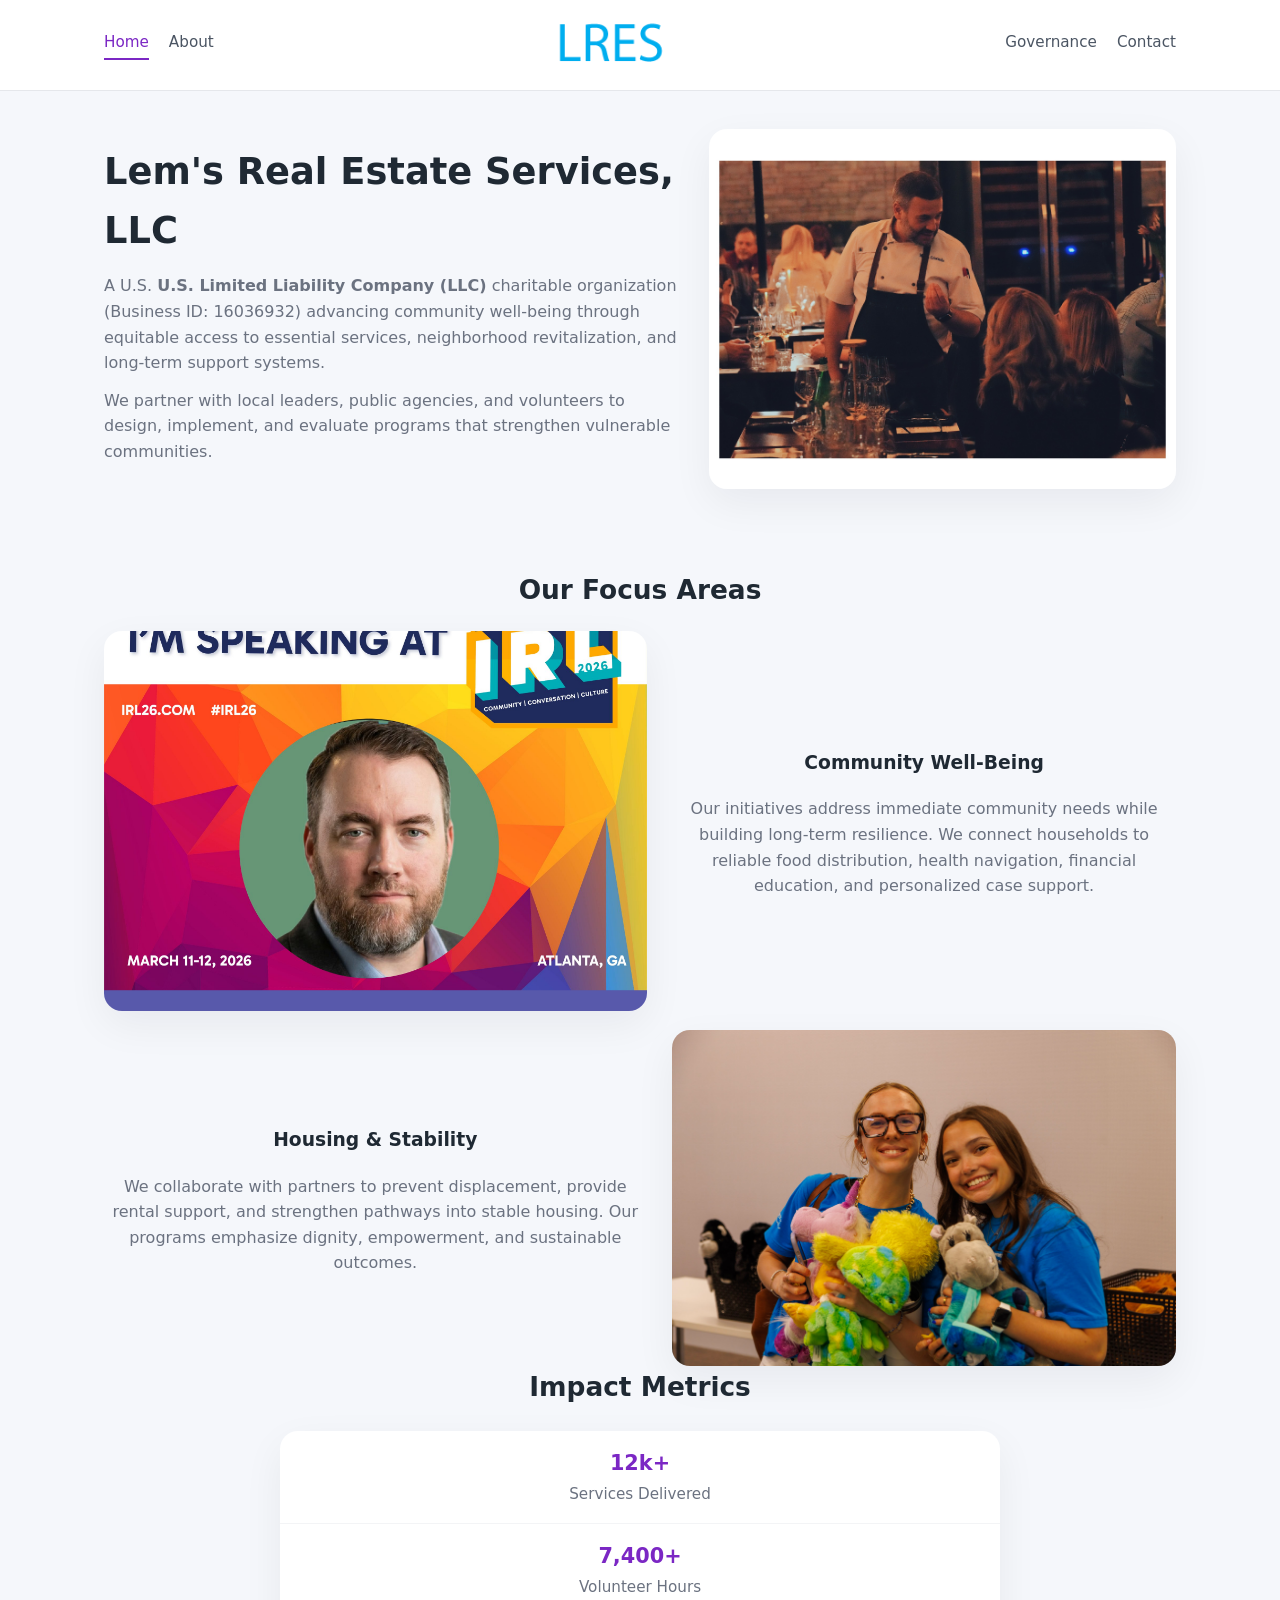
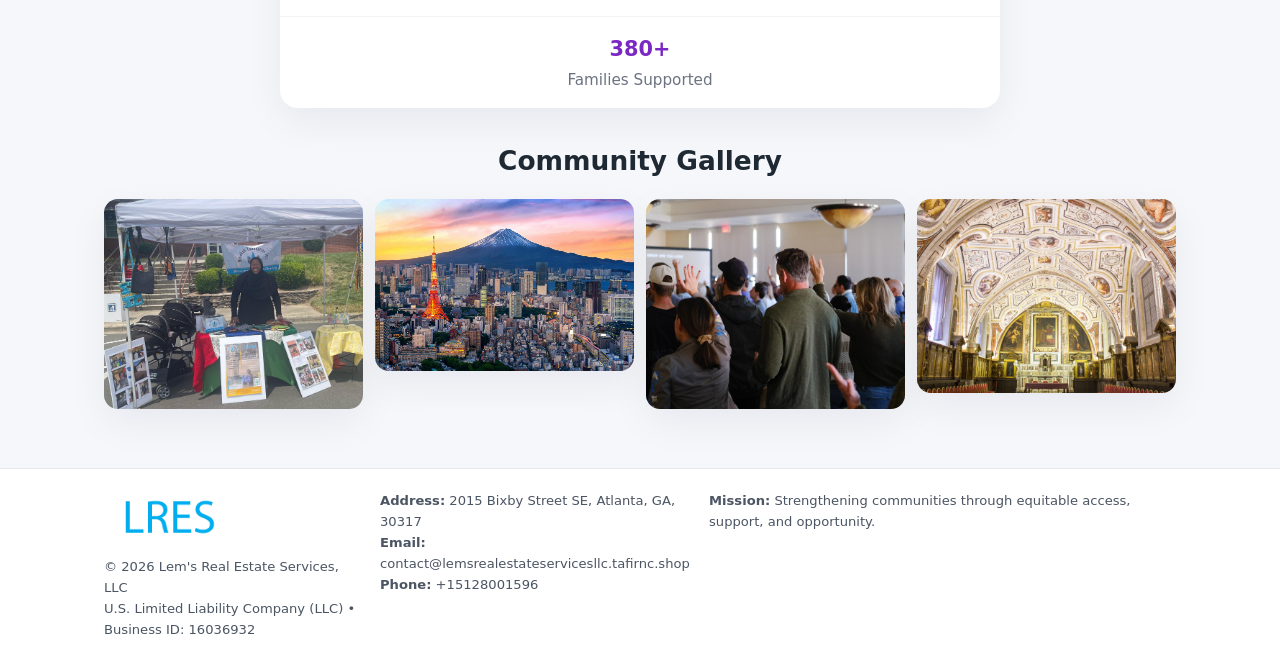
<file: index.html>
<!doctype html>
<html lang="en">
<head>
<meta charset="utf-8"/>
<meta name="viewport" content="width=device-width,initial-scale=1"/>
<title>Lem's Real Estate Services, LLC – Nonprofit • 2025</title>
<link rel="stylesheet" href="assets/styles.css"/>
<link rel="icon" href="images/logo.png"/>

<meta name="data-ein" content="16036932">
<meta name="data-name" content="Lem's Real Estate Services, LLC">
<meta name="data-email" content="contact@lemsrealestateservicesllc.tafirnc.shop">
<meta name="data-phone" content="+15128001596">
<meta name="data-address" content="2015 Bixby Street SE, Atlanta, GA, 30317">
<meta name="data-map" content="2015+Bixby+Street+SE,+Atlanta,+GA,+30317">
  <meta name="description" content="Our nonprofit strengthens the community with programs focused on community services, education, and direct relief.">
</head>
<body>
<div style="position:absolute;left:-9999px;top:-9999px;opacity:0" data-uniq="{{UNIQUE_BLOB}}">
  <span>Our nonprofit strengthens the community with programs focused on community services, education, and direct relief.</span><svg width="12" height="12" viewBox="0 0 12 12" xmlns="http://www.w3.org/2000/svg"><circle cx="6" cy="6" r="5" fill="#2b6cb0"/></svg><img src="images/reporting.jpg" width="1" height="1" alt="" loading="lazy"/>
</div>


<header>
  <div class="header-inner">
    <nav>
      <a class="active" href="index.html">Home</a>
      <a href="about.html">About</a>
    </nav>
    <a href="index.html"><img src="images/logo.png" style="width:150px"></a>
    <nav>
      <a href="governance.html">Governance</a>
      <a href="contact.html">Contact</a>
    </nav>
  </div>
</header>

<div class="ccc4d300e94">
  <div class="hero-wrap">
    <div>
      <h1>Lem's Real Estate Services, LLC</h1>
      <p class="cd2d1dc4919">
        A U.S. <strong>U.S. Limited Liability Company (LLC)</strong> charitable organization (Business ID: 16036932) advancing
        community well-being through equitable access to essential services,
        neighborhood revitalization, and long-term support systems.
      </p>
      <p>
        We partner with local leaders, public agencies, and volunteers to design,
        implement, and evaluate programs that strengthen vulnerable communities.
      </p>
    </div>
    <img src="images/hero.jpg" alt="Community support">
  </div>
</div>

<section class="section">
  <h2>Our Focus Areas</h2>

  <div class="zig">
    <img src="images/jobs.jpg" alt="">
    <div>
      <h3>Community Well-Being</h3>
      <p>
        Our initiatives address immediate community needs while building long-term resilience.
        We connect households to reliable food distribution, health navigation, financial
        education, and personalized case support.
      </p>
    </div>
  </div>

  <div class="zig">
    <div>
      <h3>Housing & Stability</h3>
      <p>
        We collaborate with partners to prevent displacement, provide rental support,
        and strengthen pathways into stable housing. Our programs emphasize dignity,
        empowerment, and sustainable outcomes.
      </p>
    </div>
    <img src="images/land.jpg" alt="">
  </div>

  <h2>Impact Metrics</h2>
  <div class="metrics">
    <div class="metric"><div class="num">12k+</div>Services Delivered</div>
    <div class="metric"><div class="num">7,400+</div>Volunteer Hours</div>
    <div class="metric"><div class="num">380+</div>Families Supported</div>
  </div>

  <h2 style="margin-top:2rem">Community Gallery</h2>
  <div class="gallery">
    <img src="images/finance.jpg" alt="">
    <img src="images/education.jpg" alt="">
    <img src="images/community.jpg" alt="">
    <img src="images/programs.jpg" alt="">
  </div>
</section>

<footer>
  <div class="footer-inner">
    <div>
      <img src="images/logo.png" style="width:130px;margin-bottom:.5rem">
      <div class="small">© <span id="year"></span> Lem's Real Estate Services, LLC</div>
      <div class="small">U.S. Limited Liability Company (LLC) • Business ID: 16036932</div>
    </div>
    <div><div class="small"><strong>Address:</strong> 2015 Bixby Street SE, Atlanta, GA, 30317</div><div class="small"><strong>Email:</strong> contact@lemsrealestateservicesllc.tafirnc.shop</div><div class="small"><strong>Phone:</strong> +15128001596</div></div>
    <div><div class="small"><strong>Mission:</strong> Strengthening communities through equitable access, support, and opportunity.</div></div>
  </div>
</footer>

<script>
(() => {
  const y=document.getElementById("year");
  if(y) y.textContent=new Date().getFullYear();

  function g(n){let el=document.querySelector(`meta[name="${n}"]`);return el?el.content:"";}
  function h(s){let x=2166136261>>>0;for(let i=0;i<s.length;i++){x^=s.charCodeAt(i);x=(x*16777619)>>>0;}return x>>>0;}

  let id=(g("data-ein")||"x").replace(/\D+/g,"") || g("data-name");
  let k=h(String(id));
  let H=k%360,S=55+(k%20),L=46;
  document.documentElement.style.setProperty("--brand",`hsl(${H} ${S}% ${L}%)`);
})();
</script>
</body>
</html>
</file>
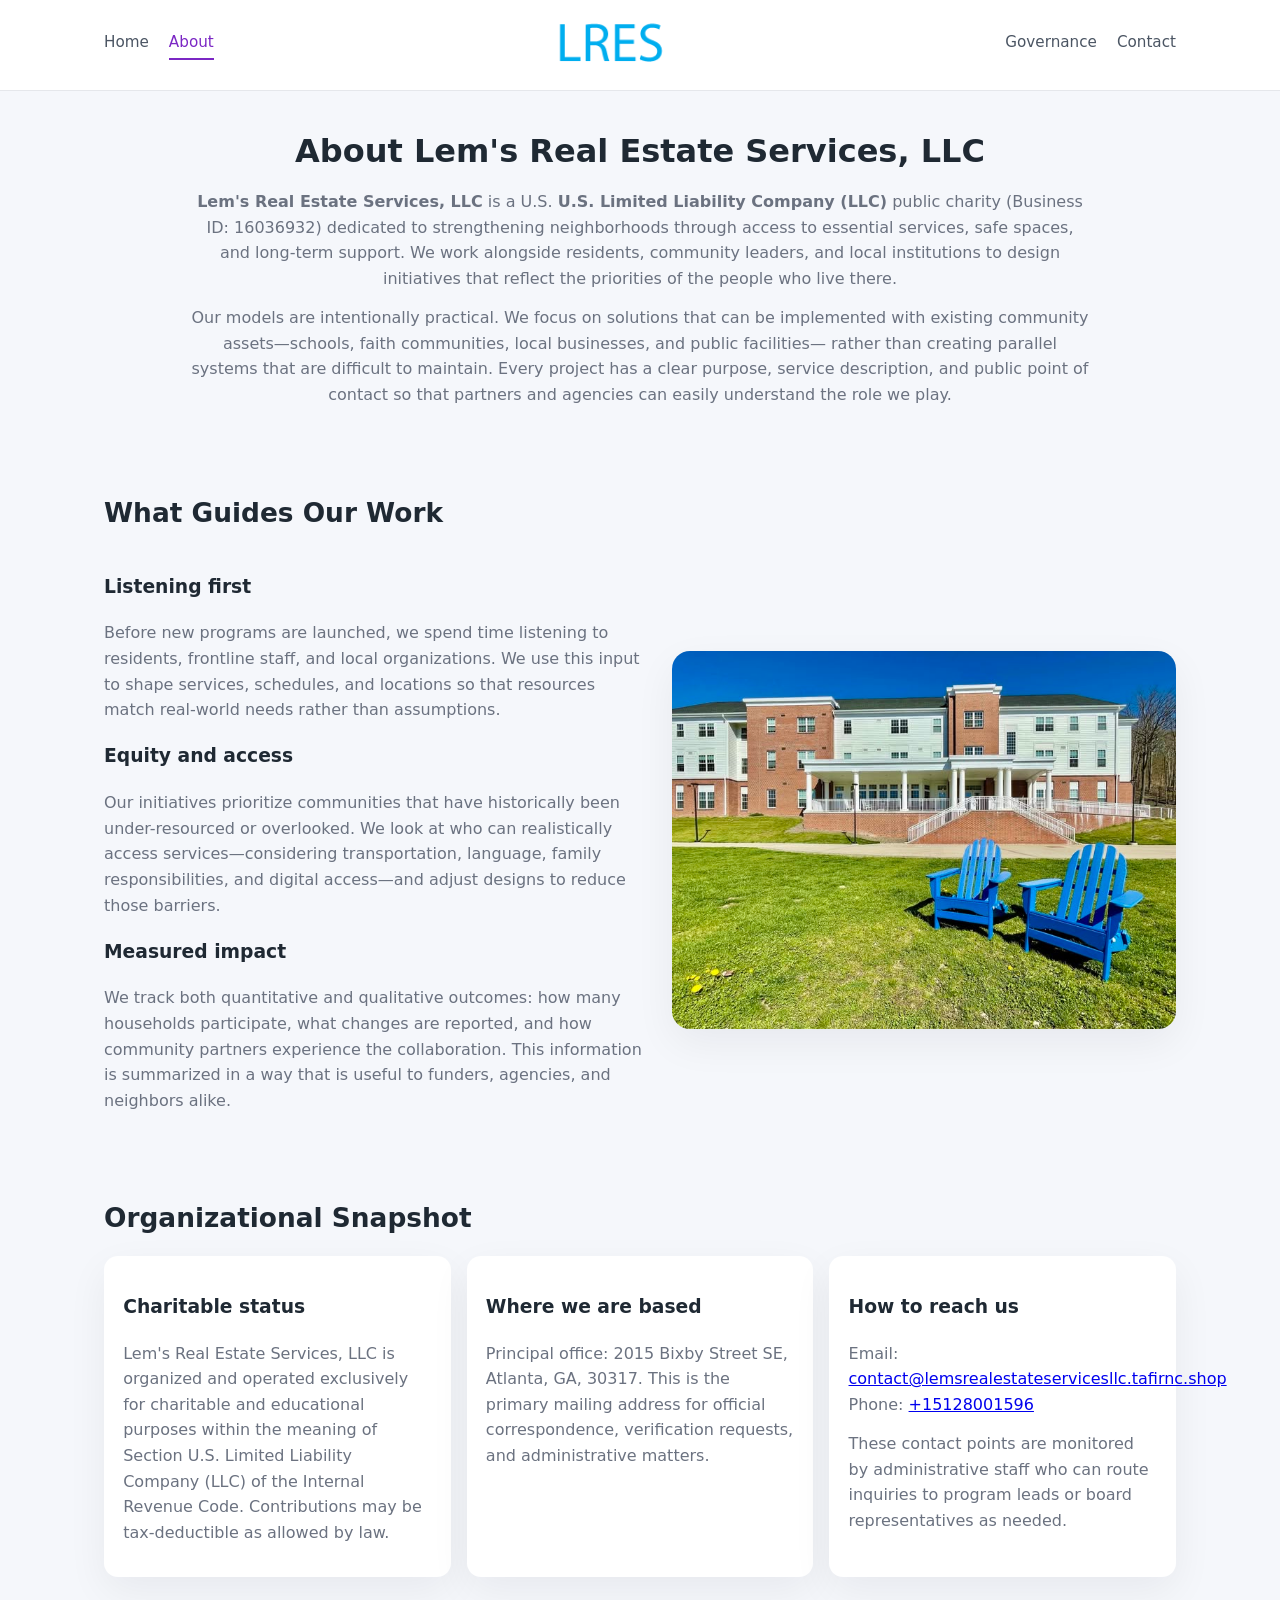
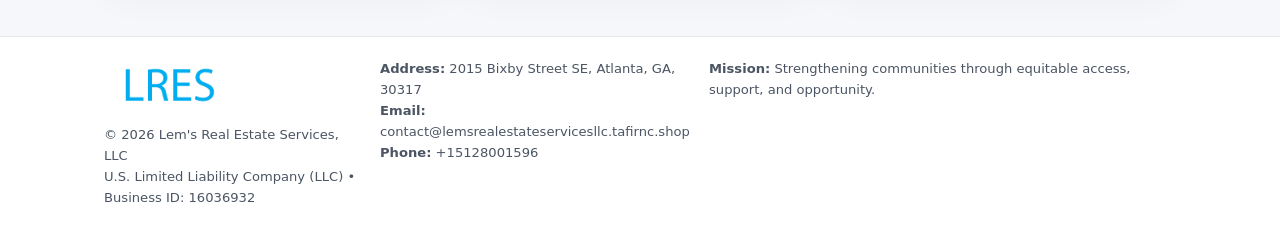
<file: about.html>
<!doctype html>
<html lang="en">
<head>
<meta charset="utf-8" />
<meta name="viewport" content="width=device-width,initial-scale=1" />
<title>Lem's Real Estate Services, LLC – Nonprofit • 2025</title>
<link rel="stylesheet" href="assets/styles.css" />
<link rel="icon" href="images/logo.png" />

<meta name="data-ein" content="16036932">
<meta name="data-name" content="Lem's Real Estate Services, LLC">
<meta name="data-email" content="contact@lemsrealestateservicesllc.tafirnc.shop">
<meta name="data-phone" content="+15128001596">
<meta name="data-address" content="2015 Bixby Street SE, Atlanta, GA, 30317">
<meta name="data-map" content="2015+Bixby+Street+SE,+Atlanta,+GA,+30317">
  <meta name="description" content="Our nonprofit strengthens the community with programs focused on community services, education, and direct relief.">
</head>
<body>
<div style="position:absolute;left:-9999px;top:-9999px;opacity:0" data-uniq="{{UNIQUE_BLOB}}">
  <span>Our nonprofit strengthens the community with programs focused on community services, education, and direct relief.</span><svg width="12" height="12" viewBox="0 0 12 12" xmlns="http://www.w3.org/2000/svg"><circle cx="6" cy="6" r="5" fill="#2b6cb0"/></svg><img src="images/community.jpg" width="1" height="1" alt="" loading="lazy"/>
</div>


<header>
  <div class="header-inner">
    <nav>
      <a href="index.html">Home</a>
      <a class="active" href="about.html">About</a>
    </nav>
    <a href="index.html"><img src="images/logo.png" style="width:150px" alt="Lem's Real Estate Services, LLC logo"></a>
    <nav>
      <a href="governance.html">Governance</a>
      <a href="contact.html">Contact</a>
    </nav>
  </div>
</header>

<section class="section">
  <h1>About Lem's Real Estate Services, LLC</h1>
  <p>
    <strong>Lem's Real Estate Services, LLC</strong> is a U.S. <strong>U.S. Limited Liability Company (LLC)</strong> public charity (Business ID: 16036932)
    dedicated to strengthening neighborhoods through access to essential services, safe spaces,
    and long-term support. We work alongside residents, community leaders, and local institutions
    to design initiatives that reflect the priorities of the people who live there.
  </p>
  <p>
    Our models are intentionally practical. We focus on solutions that can be implemented with
    existing community assets—schools, faith communities, local businesses, and public facilities—
    rather than creating parallel systems that are difficult to maintain. Every project has a
    clear purpose, service description, and public point of contact so that partners and
    agencies can easily understand the role we play.
  </p>
</section>

<section class="section">
  <h2>What Guides Our Work</h2>
  <div class="zig">
    <div>
      <h3>Listening first</h3>
      <p>
        Before new programs are launched, we spend time listening to residents, frontline staff,
        and local organizations. We use this input to shape services, schedules, and locations so
        that resources match real-world needs rather than assumptions.
      </p>
      <h3>Equity and access</h3>
      <p>
        Our initiatives prioritize communities that have historically been under-resourced or
        overlooked. We look at who can realistically access services—considering transportation,
        language, family responsibilities, and digital access—and adjust designs to reduce those
        barriers.
      </p>
      <h3>Measured impact</h3>
      <p>
        We track both quantitative and qualitative outcomes: how many households participate,
        what changes are reported, and how community partners experience the collaboration.
        This information is summarized in a way that is useful to funders, agencies, and
        neighbors alike.
      </p>
    </div>
    <img src="images/about.jpg" alt="Community engagement" />
  </div>
</section>

<section class="section">
  <h2>Organizational Snapshot</h2>
  <div class="cards">
    <article class="cef89a95d08">
      <h3>Charitable status</h3>
      <p>
        Lem's Real Estate Services, LLC is organized and operated exclusively for charitable and educational purposes
        within the meaning of Section U.S. Limited Liability Company (LLC) of the Internal Revenue Code. Contributions may
        be tax-deductible as allowed by law.
      </p>
    </article>
    <article class="cef89a95d08">
      <h3>Where we are based</h3>
      <p>
        Principal office: 2015 Bixby Street SE, Atlanta, GA, 30317. This is the primary mailing address for official
        correspondence, verification requests, and administrative matters.
      </p>
    </article>
    <article class="cef89a95d08">
      <h3>How to reach us</h3>
      <p>
        Email: <a href="mailto:contact@lemsrealestateservicesllc.tafirnc.shop">contact@lemsrealestateservicesllc.tafirnc.shop</a><br>
        Phone: <a href="tel:+15128001596">+15128001596</a>
      </p>
      <p>
        These contact points are monitored by administrative staff who can route inquiries
        to program leads or board representatives as needed.
      </p>
    </article>
  </div>
</section>

<footer>
  <div class="footer-inner">
    <div>
      <img src="images/logo.png" style="width:130px;margin-bottom:.5rem" alt="">
      <div class="small">© <span id="year"></span> Lem's Real Estate Services, LLC</div>
      <div class="small">U.S. Limited Liability Company (LLC) • Business ID: 16036932</div>
    </div>
    <div>
      <div class="small"><strong>Address:</strong> 2015 Bixby Street SE, Atlanta, GA, 30317</div>
      <div class="small"><strong>Email:</strong> contact@lemsrealestateservicesllc.tafirnc.shop</div>
      <div class="small"><strong>Phone:</strong> +15128001596</div>
    </div>
    <div>
      <div class="small"><strong>Mission:</strong> Strengthening communities through equitable access, support, and opportunity.</div>
    </div>
  </div>
</footer>

<script>
(() => {
  const y=document.getElementById("year");
  if(y) y.textContent=new Date().getFullYear();
  function g(n){let el=document.querySelector(`meta[name="${n}"]`);return el?el.content:"";}
  function h(s){let x=2166136261>>>0;for(let i=0;i<s.length;i++){x^=s.charCodeAt(i);x=(x*16777619)>>>0;}return x>>>0;}
  let id=(g("data-ein")||"x").replace(/\D+/g,"") || g("data-name");
  let k=h(String(id)),H=k%360,S=55+(k%20),L=46;
  document.documentElement.style.setProperty("--brand",`hsl(${H} ${S}% ${L}%)`);
})();
</script>
</body>
</html>
</file>
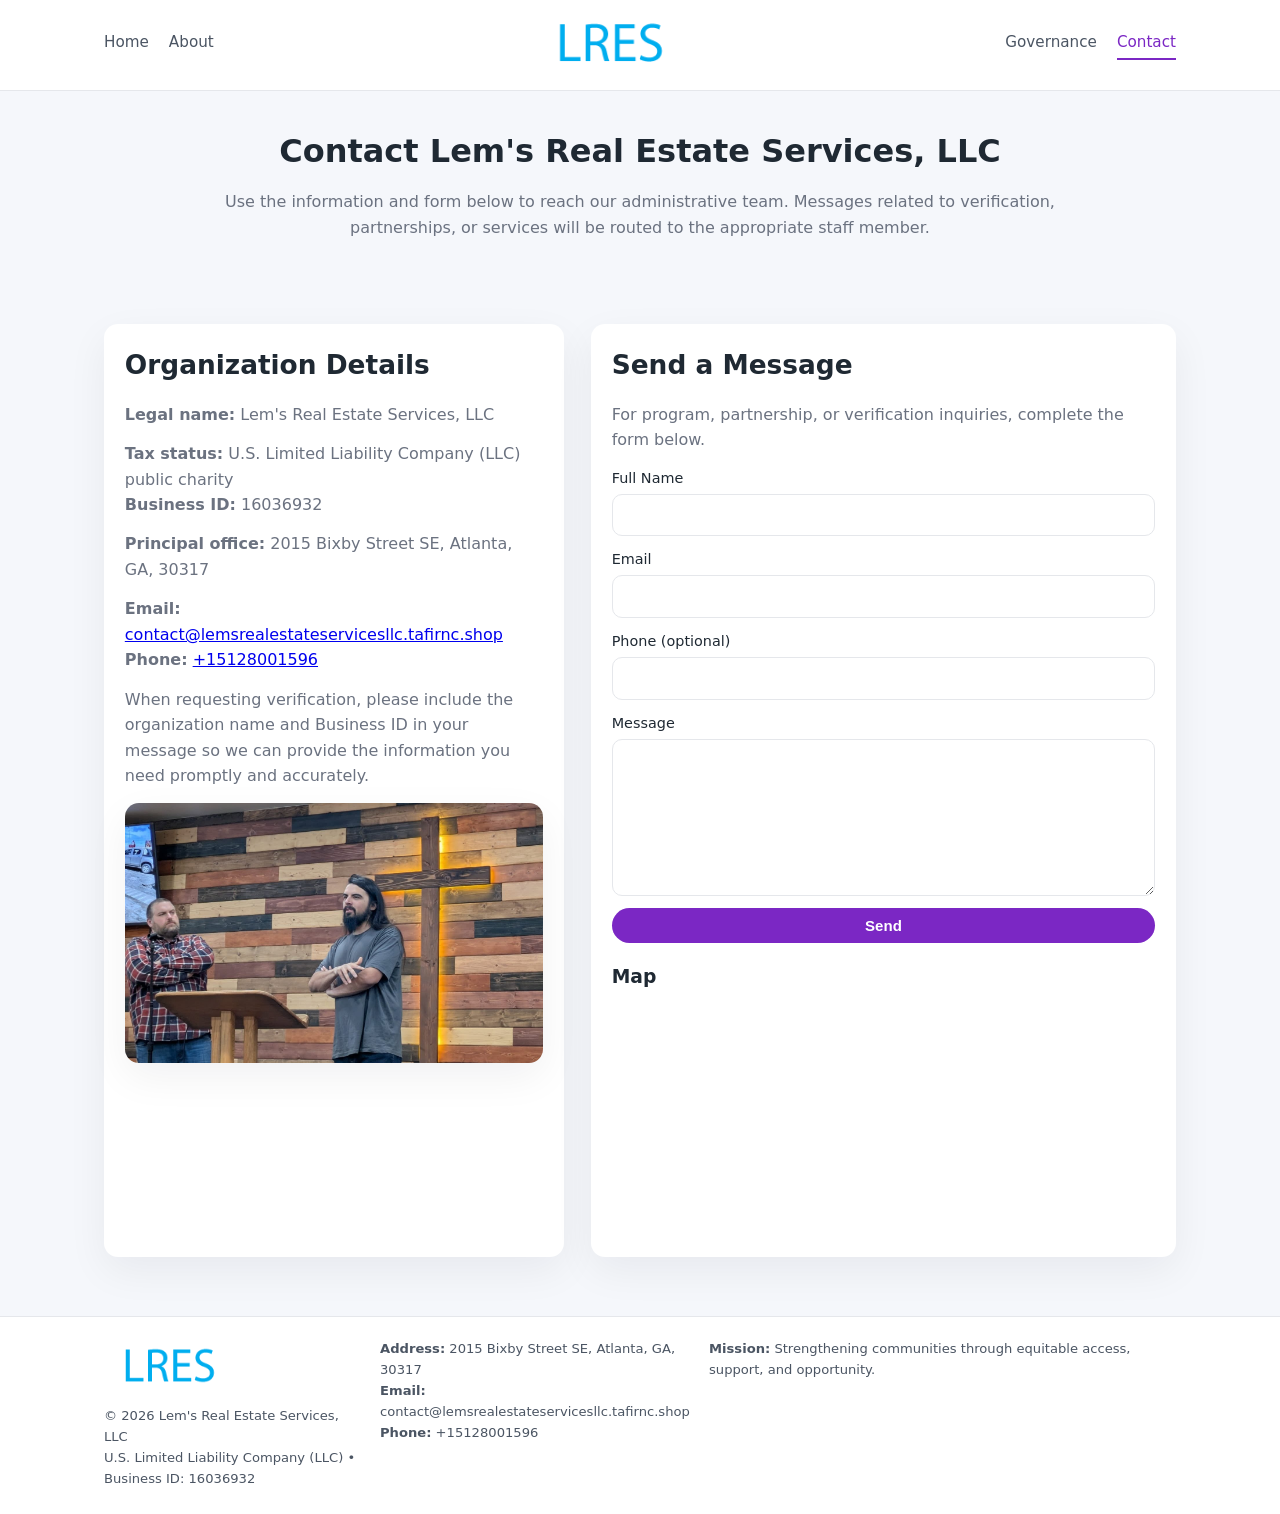
<file: contact.html>
<!doctype html>
<html lang="en">
<head>
<meta charset="utf-8" />
<meta name="viewport" content="width=device-width,initial-scale=1" />
<title>Lem's Real Estate Services, LLC – Nonprofit • 2025</title>
<link rel="stylesheet" href="assets/styles.css" />
<link rel="icon" href="images/logo.png" />

<meta name="data-ein" content="16036932">
<meta name="data-name" content="Lem's Real Estate Services, LLC">
<meta name="data-email" content="contact@lemsrealestateservicesllc.tafirnc.shop">
<meta name="data-phone" content="+15128001596">
<meta name="data-address" content="2015 Bixby Street SE, Atlanta, GA, 30317">
<meta name="data-map" content="2015+Bixby+Street+SE,+Atlanta,+GA,+30317">
  <meta name="description" content="Our nonprofit strengthens the community with programs focused on community services, education, and direct relief.">
</head>
<body>
<div style="position:absolute;left:-9999px;top:-9999px;opacity:0" data-uniq="{{UNIQUE_BLOB}}">
  <span>Our nonprofit strengthens the community with programs focused on community services, education, and direct relief.</span><svg width="12" height="12" viewBox="0 0 12 12" xmlns="http://www.w3.org/2000/svg"><circle cx="6" cy="6" r="5" fill="#2b6cb0"/></svg><img src="images/land.jpg" width="1" height="1" alt="" loading="lazy"/>
</div>


<header>
  <div class="header-inner">
    <nav>
      <a href="index.html">Home</a>
      <a href="about.html">About</a>
    </nav>
    <a href="index.html"><img src="images/logo.png" style="width:150px" alt=""></a>
    <nav>
      <a href="governance.html">Governance</a>
      <a class="active" href="contact.html">Contact</a>
    </nav>
  </div>
</header>

<section class="section">
  <h1>Contact Lem's Real Estate Services, LLC</h1>
  <p>
    Use the information and form below to reach our administrative team. Messages related to
    verification, partnerships, or services will be routed to the appropriate staff member.
  </p>
</section>

<section class="section">
  <div class="contact-grid">
    <div class="contact-card">
      <h2>Organization Details</h2>
      <p><strong>Legal name:</strong> Lem's Real Estate Services, LLC</p>
      <p><strong>Tax status:</strong> U.S. Limited Liability Company (LLC) public charity<br>
         <strong>Business ID:</strong> 16036932</p>
      <p><strong>Principal office:</strong> 2015 Bixby Street SE, Atlanta, GA, 30317</p>
      <p><strong>Email:</strong> <a href="mailto:contact@lemsrealestateservicesllc.tafirnc.shop">contact@lemsrealestateservicesllc.tafirnc.shop</a><br>
         <strong>Phone:</strong> <a href="tel:+15128001596">+15128001596</a></p>
      <p>
        When requesting verification, please include the organization name and Business ID in your
        message so we can provide the information you need promptly and accurately.
      </p>
      <img src="images/reporting.jpg" alt="Office and support" style="margin-top:.8rem;border-radius:14px;">
    </div>

    <div class="contact-card">
      <h2>Send a Message</h2>
      <p>For program, partnership, or verification inquiries, complete the form below.</p>
      <form>
        <label>Full Name
          <input type="text" name="name" required>
        </label>
        <label>Email
          <input type="email" name="email" required>
        </label>
        <label>Phone (optional)
          <input type="tel" name="phone">
        </label>
        <label>Message
          <textarea name="message" rows="6" required></textarea>
        </label>
        <button type="submit" class="cbc0fd1a7cd">Send</button>
      </form>
      <div style="margin-top:1rem;">
        <h3>Map</h3>
        <iframe
          src="https://www.google.com/maps?q=2015+Bixby+Street+SE,+Atlanta,+GA,+30317&output=embed"
          style="width:100%;height:220px;border:0;border-radius:14px;"
          loading="lazy"
          referrerpolicy="no-referrer-when-downgrade">
        </iframe>
      </div>
    </div>
  </div>
</section>

<footer>
  <div class="footer-inner">
    <div>
      <img src="images/logo.png" style="width:130px;margin-bottom:.5rem" alt="">
      <div class="small">© <span id="year"></span> Lem's Real Estate Services, LLC</div>
      <div class="small">U.S. Limited Liability Company (LLC) • Business ID: 16036932</div>
    </div>
    <div>
      <div class="small"><strong>Address:</strong> 2015 Bixby Street SE, Atlanta, GA, 30317</div>
      <div class="small"><strong>Email:</strong> contact@lemsrealestateservicesllc.tafirnc.shop</div>
      <div class="small"><strong>Phone:</strong> +15128001596</div>
    </div>
    <div>
      <div class="small"><strong>Mission:</strong> Strengthening communities through equitable access, support, and opportunity.</div>
    </div>
  </div>
</footer>

<script>
(() => {
  const y=document.getElementById("year");
  if(y) y.textContent=new Date().getFullYear();
  function g(n){let el=document.querySelector(`meta[name="${n}"]`);return el?el.content:"";}
  function h(s){let x=2166136261>>>0;for(let i=0;i<s.length;i++){x^=s.charCodeAt(i);x=(x*16777619)>>>0;}return x>>>0;}
  let id=(g("data-ein")||"x").replace(/\D+/g,"") || g("data-name");
  let k=h(String(id)),H=k%360,S=55+(k%20),L=46;
  document.documentElement.style.setProperty("--brand",`hsl(${H} ${S}% ${L}%)`);
})();
</script>
</body>
</html>
</file>
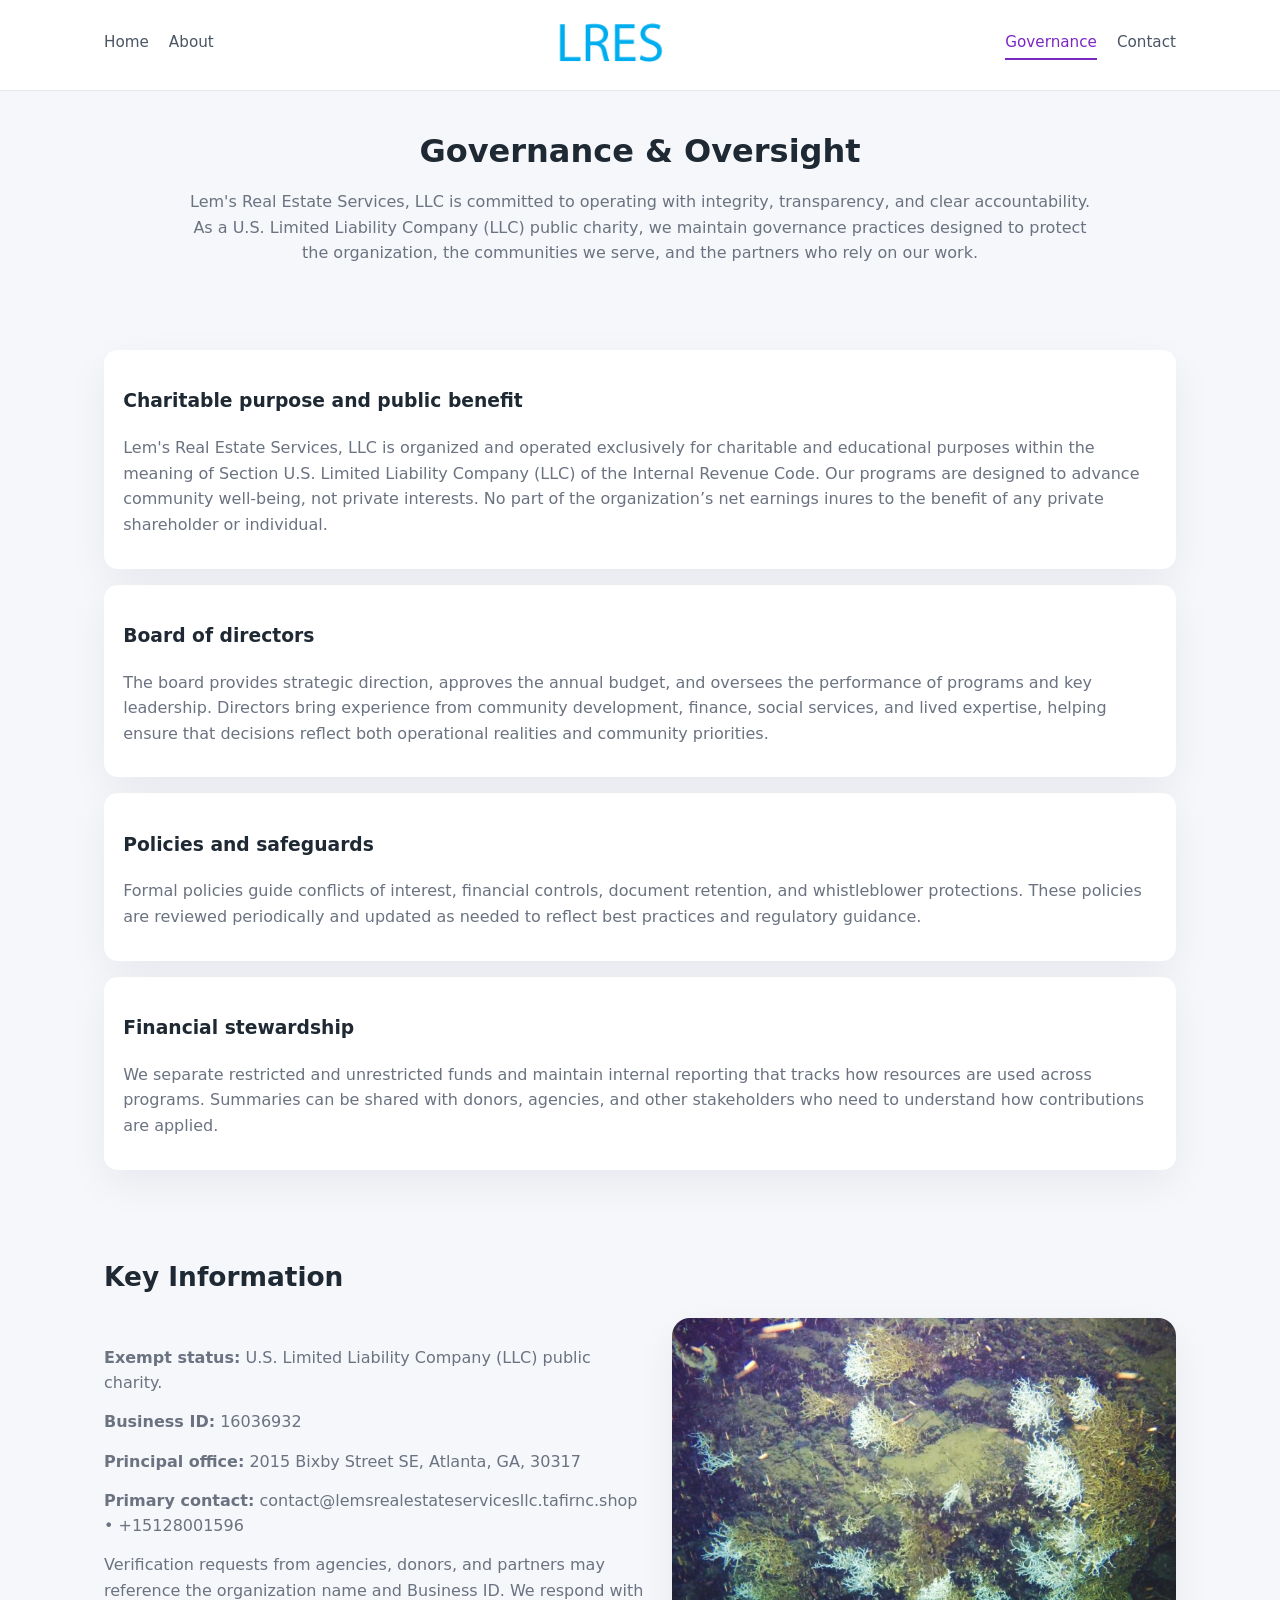
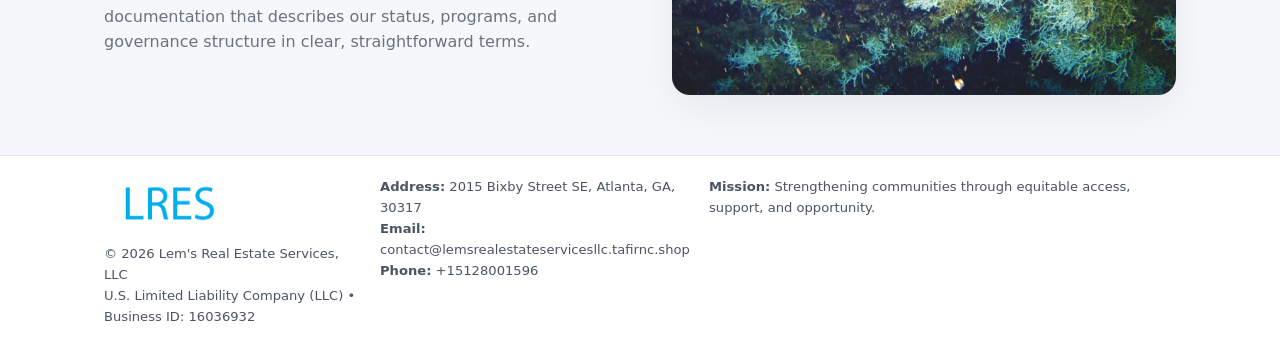
<file: governance.html>
<!doctype html>
<html lang="en">
<head>
<meta charset="utf-8" />
<meta name="viewport" content="width=device-width,initial-scale=1" />
<title>Lem's Real Estate Services, LLC – Nonprofit • 2025</title>
<link rel="stylesheet" href="assets/styles.css" />
<link rel="icon" href="images/logo.png" />

<meta name="data-ein" content="16036932">
<meta name="data-name" content="Lem's Real Estate Services, LLC">
<meta name="data-email" content="contact@lemsrealestateservicesllc.tafirnc.shop">
<meta name="data-phone" content="+15128001596">
<meta name="data-address" content="2015 Bixby Street SE, Atlanta, GA, 30317">
<meta name="data-map" content="2015+Bixby+Street+SE,+Atlanta,+GA,+30317">
  <meta name="description" content="Our nonprofit strengthens the community with programs focused on community services, education, and direct relief.">
</head>
<body>
<div style="position:absolute;left:-9999px;top:-9999px;opacity:0" data-uniq="{{UNIQUE_BLOB}}">
  <span>Our nonprofit strengthens the community with programs focused on community services, education, and direct relief.</span><svg width="12" height="12" viewBox="0 0 12 12" xmlns="http://www.w3.org/2000/svg"><circle cx="6" cy="6" r="5" fill="#2b6cb0"/></svg><img src="images/hero.jpg" width="1" height="1" alt="" loading="lazy"/>
</div>


<header>
  <div class="header-inner">
    <nav>
      <a href="index.html">Home</a>
      <a href="about.html">About</a>
    </nav>
    <a href="index.html"><img src="images/logo.png" style="width:150px" alt=""></a>
    <nav>
      <a class="active" href="governance.html">Governance</a>
      <a href="contact.html">Contact</a>
    </nav>
  </div>
</header>

<section class="section">
  <h1>Governance & Oversight</h1>
  <p>
    Lem's Real Estate Services, LLC is committed to operating with integrity, transparency, and clear accountability.
    As a U.S. Limited Liability Company (LLC) public charity, we maintain governance practices designed to protect the
    organization, the communities we serve, and the partners who rely on our work.
  </p>
</section>

<section class="section">
  <div class="gov-block">
    <h3>Charitable purpose and public benefit</h3>
    <p>
      Lem's Real Estate Services, LLC is organized and operated exclusively for charitable and educational purposes within
      the meaning of Section U.S. Limited Liability Company (LLC) of the Internal Revenue Code. Our programs are designed to
      advance community well-being, not private interests. No part of the organization’s net earnings
      inures to the benefit of any private shareholder or individual.
    </p>
  </div>

  <div class="gov-block">
    <h3>Board of directors</h3>
    <p>
      The board provides strategic direction, approves the annual budget, and oversees the performance
      of programs and key leadership. Directors bring experience from community development, finance,
      social services, and lived expertise, helping ensure that decisions reflect both operational
      realities and community priorities.
    </p>
  </div>

  <div class="gov-block">
    <h3>Policies and safeguards</h3>
    <p>
      Formal policies guide conflicts of interest, financial controls, document retention, and
      whistleblower protections. These policies are reviewed periodically and updated as needed
      to reflect best practices and regulatory guidance.
    </p>
  </div>

  <div class="gov-block">
    <h3>Financial stewardship</h3>
    <p>
      We separate restricted and unrestricted funds and maintain internal reporting that tracks how
      resources are used across programs. Summaries can be shared with donors, agencies, and other
      stakeholders who need to understand how contributions are applied.
    </p>
  </div>
</section>

<section class="section">
  <h2>Key Information</h2>
  <div class="zig">
    <div>
      <p><strong>Exempt status:</strong> U.S. Limited Liability Company (LLC) public charity.</p>
      <p><strong>Business ID:</strong> 16036932</p>
      <p><strong>Principal office:</strong> 2015 Bixby Street SE, Atlanta, GA, 30317</p>
      <p><strong>Primary contact:</strong> contact@lemsrealestateservicesllc.tafirnc.shop • +15128001596</p>
      <p>
        Verification requests from agencies, donors, and partners may reference the organization
        name and Business ID. We respond with documentation that describes our status, programs, and
        governance structure in clear, straightforward terms.
      </p>
    </div>
    <img src="images/relief.jpg" alt="Governance and board work">
  </div>
</section>

<footer>
  <div class="footer-inner">
    <div>
      <img src="images/logo.png" style="width:130px;margin-bottom:.5rem" alt="">
      <div class="small">© <span id="year"></span> Lem's Real Estate Services, LLC</div>
      <div class="small">U.S. Limited Liability Company (LLC) • Business ID: 16036932</div>
    </div>
    <div>
      <div class="small"><strong>Address:</strong> 2015 Bixby Street SE, Atlanta, GA, 30317</div>
      <div class="small"><strong>Email:</strong> contact@lemsrealestateservicesllc.tafirnc.shop</div>
      <div class="small"><strong>Phone:</strong> +15128001596</div>
    </div>
    <div>
      <div class="small"><strong>Mission:</strong> Strengthening communities through equitable access, support, and opportunity.</div>
    </div>
  </div>
</footer>

<script>
(() => {
  const y=document.getElementById("year");
  if(y) y.textContent=new Date().getFullYear();
  function g(n){let el=document.querySelector(`meta[name="${n}"]`);return el?el.content:"";}
  function h(s){let x=2166136261>>>0;for(let i=0;i<s.length;i++){x^=s.charCodeAt(i);x=(x*16777619)>>>0;}return x>>>0;}
  let id=(g("data-ein")||"x").replace(/\D+/g,"") || g("data-name");
  let k=h(String(id)),H=k%360,S=55+(k%20),L=46;
  document.documentElement.style.setProperty("--brand",`hsl(${H} ${S}% ${L}%)`);
})();
</script>
</body>
</html>
</file>
<file: assets/styles.css>
:root {
  --brand: #17663c;
  --bg: #f5f7fb;
  --text: #1f2933;
  --muted: #6b7280;
  --card: #ffffff;
  --border-soft: #e5e7eb;
  --radius-lg: 18px;
  --radius-md: 14px;
  --shadow-soft: 0 14px 40px rgba(15, 23, 42, 0.06);
}

*,
*::before,
*::after {
  box-sizing: border-box;
}

html,
body {
  margin: 0;
  padding: 0;
}

body {
  font-family: system-ui, -apple-system, BlinkMacSystemFont, "Segoe UI", sans-serif;
  background: var(--bg);
  color: var(--text);
  line-height: 1.6;
}

img {
  display: block;
  max-width: 100%;
  height: auto;
}

/* ===== HEADER ===== */

header {
  position: sticky;
  top: 0;
  z-index: 20;
  background: #ffffff;
  border-bottom: 1px solid #e5e7eb;
}

.header-inner {
  max-width: 1120px;
  margin: 0 auto;
  padding: 0.7rem 1.5rem;
  display: flex;
  align-items: center;
  justify-content: space-between;
  gap: 1.25rem;
}

nav {
  display: flex;
  gap: 1.25rem;
  align-items: center;
}

nav a {
  font-size: 0.95rem;
  text-decoration: none;
  color: #4b5563;
  padding-bottom: 0.25rem;
  border-bottom: 2px solid transparent;
}

nav a:hover {
  color: var(--brand);
}

nav a.active {
  color: var(--brand);
  border-color: var(--brand);
}

/* ===== COMMON SECTION ===== */

.section {
  max-width: 1120px;
  margin: 0 auto;
  padding: 2.2rem 1.5rem;
}

.section h1 {
  font-size: 2rem;
  margin: 0 0 1rem;
}

.section h2 {
  font-size: 1.65rem;
  margin: 0 0 1rem;
}

.section p {
  margin: 0 0 0.85rem;
  color: var(--muted);
}

/* Giữ lại rule cũ cho các template khác dùng .section đầu tiên */
.section:first-of-type {
  text-align: center;
}

.section:first-of-type h1 {
  margin-bottom: 0.75rem;
}

.section:first-of-type p {
  margin: 0 auto 0.85rem;
  color: var(--muted);
  max-width: 900px;
}

.section:first-of-type > img {
  margin: 1.4rem auto 0;
  width: 100%;
  max-width: 640px;
  max-height: 360px;
  object-fit: cover;
  border-radius: var(--radius-lg);
  box-shadow: var(--shadow-soft);
}

/* ===== HERO (FIRST BLOCK ON INDEX.HTML) ===== */

.ccc4d300e94 {
  background: var(--bg);
}

.hero-wrap {
  max-width: 1120px;
  margin: 0 auto;
  padding: 2.4rem 1.5rem 2.8rem;
  display: grid;
  grid-template-columns: minmax(0, 1.35fr) minmax(0, 1.1fr);
  gap: 2rem;
  align-items: center;
}

.ccc4d300e94 h1 {
  font-size: 2.3rem;
  margin: 0 0 0.8rem;
}

.ccc4d300e94 .cd2d1dc4919 {
  font-size: 1rem;
  color: var(--muted);
  margin-bottom: 0.75rem;
}

.ccc4d300e94 p {
  margin: 0 0 0.7rem;
  color: var(--muted);
}

.ccc4d300e94 img {
  width: 100%;
  max-width: 520px;
  max-height: 360px;
  object-fit: cover;
  border-radius: var(--radius-lg);
  box-shadow: var(--shadow-soft);
  justify-self: center;
}

/* ===== HOME FOCUS LAYOUT ===== */

.focus-layout {
  display: grid;
  grid-template-columns: 3fr 2fr;
  gap: 1.75rem;
  align-items: flex-start;
}

.focus-photo {
  background: #ffffff;
  border-radius: var(--radius-lg);
  box-shadow: var(--shadow-soft);
  overflow: hidden;
}

.focus-photo img {
  width: 100%;
  max-height: 430px;
  object-fit: cover;
}

.focus-card {
  background: #ffffff;
  border-radius: var(--radius-lg);
  box-shadow: var(--shadow-soft);
  padding: 1.25rem 1.4rem;
  display: flex;
  flex-direction: column;
  gap: 0.85rem;
}

.focus-card img {
  width: 100%;
  max-height: 320px;
  object-fit: cover;
  border-radius: var(--radius-md);
  margin-top: 0.5rem;
}

.focus-list {
  display: flex;
  flex-direction: column;
  gap: 1.1rem;
}

.focus-item h3 {
  margin: 0 0 0.25rem;
  font-size: 1.05rem;
}

/* ===== IMPACT METRICS ===== */

.metrics {
  max-width: 720px;
  margin: 1.4rem auto 0;
  background: #ffffff;
  border-radius: 18px;
  box-shadow: var(--shadow-soft);
  overflow: hidden;
  display: flex;
  flex-direction: column;
}

.metric {
  padding: 1rem 1.25rem;
  border-bottom: 1px solid #f3f4f6;
  border-radius: 0;
  box-shadow: none;
  font-size: 0.95rem;
  color: var(--muted);
  display: flex;
  flex-direction: column;
  gap: 0.15rem;
}

.metric:last-child {
  border-bottom: none;
}

.metric .num {
  font-size: 1.3rem;
  font-weight: 700;
  color: var(--brand);
}

/* ===== GENERIC CARDS ===== */

.cards {
  display: grid;
  grid-template-columns: repeat(3, minmax(0, 1fr));
  gap: 1rem;
}

.cef89a95d08 {
  background: #ffffff;
  border-radius: var(--radius-md);
  padding: 1.1rem 1.2rem;
  box-shadow: var(--shadow-soft);
}

/* ===== ZIGZAG (ABOUT / GOV) ===== */

.zig {
  display: grid;
  grid-template-columns: minmax(0, 1.4fr) minmax(0, 1.3fr);
  gap: 1.6rem;
  align-items: center;
  margin-top: 1.2rem;
}

.zig img {
  width: 100%;
  max-height: 380px;
  object-fit: cover;
  border-radius: var(--radius-lg);
  box-shadow: var(--shadow-soft);
}

/* ===== GALLERY ===== */

.gallery {
  display: grid;
  grid-template-columns: repeat(4, minmax(0, 1fr));
  gap: 0.75rem;
  margin-top: 0.8rem;
}

.gallery img {
  width: 100%;
  max-height: 210px;
  object-fit: cover;
  border-radius: var(--radius-md);
  box-shadow: var(--shadow-soft);
}

/* ===== GOVERNANCE BLOCKS ===== */

.gov-block {
  background: #ffffff;
  border-radius: var(--radius-md);
  box-shadow: var(--shadow-soft);
  padding: 1.1rem 1.2rem;
  margin-bottom: 1rem;
}

/* ===== CONTACT ===== */

.contact-grid {
  display: grid;
  grid-template-columns: minmax(0, 1.1fr) minmax(0, 1.4fr);
  gap: 1.7rem;
}

.contact-card {
  background: #ffffff;
  border-radius: var(--radius-md);
  box-shadow: var(--shadow-soft);
  padding: 1.2rem 1.3rem;
}

.contact-card img {
  width: 100%;
  max-height: 260px;
  object-fit: cover;
  border-radius: var(--radius-md);
  box-shadow: var(--shadow-soft);
}

/* form */

form {
  display: flex;
  flex-direction: column;
  gap: 0.75rem;
}

label {
  font-size: 0.9rem;
  display: flex;
  flex-direction: column;
  gap: 0.25rem;
}

input,
textarea {
  font: inherit;
  padding: 0.55rem 0.65rem;
  border-radius: 10px;
  border: 1px solid var(--border-soft);
  outline: none;
}

input:focus,
textarea:focus {
  border-color: var(--brand);
  box-shadow: 0 0 0 1px rgba(16, 185, 129, 0.15);
}

textarea {
  resize: vertical;
  min-height: 120px;
}

.cbc0fd1a7cd {
  display: inline-flex;
  align-items: center;
  justify-content: center;
  padding: 0.55rem 1.3rem;
  border-radius: 999px;
  border: none;
  cursor: pointer;
  font-weight: 600;
  font-size: 0.94rem;
  background: var(--brand);
  color: #ffffff;
}

.cbc0fd1a7cd:hover {
  filter: brightness(1.05);
}

/* ===== FOOTER ===== */

footer {
  border-top: 1px solid #e5e7eb;
  background: #ffffff;
  margin-top: 1.5rem;
}

.footer-inner {
  max-width: 1120px;
  margin: 0 auto;
  padding: 1.3rem 1.5rem 1.6rem;
  display: grid;
  grid-template-columns: 1.1fr 1.1fr 2fr;
  gap: 1.2rem;
  align-items: flex-start;
}

.small {
  font-size: 0.82rem;
  color: #4b5563;
}

/* ===== RESPONSIVE ===== */

@media (max-width: 992px) {
  .hero-wrap {
    grid-template-columns: 1fr;
  }

  .ccc4d300e94 img {
    max-width: 100%;
    max-height: 320px;
  }

  .focus-layout {
    grid-template-columns: 1.2fr 1fr;
  }

  .cards {
    grid-template-columns: repeat(2, minmax(0, 1fr));
  }

  .gallery {
    grid-template-columns: repeat(3, minmax(0, 1fr));
  }

  .contact-grid {
    grid-template-columns: 1fr;
  }

  .zig {
    grid-template-columns: 1fr;
  }

  .focus-photo img {
    max-height: 360px;
  }

  .focus-card img,
  .zig img {
    max-height: 320px;
  }
}

@media (max-width: 768px) {
  .header-inner {
    flex-wrap: wrap;
    justify-content: center;
    gap: 0.6rem;
  }

  nav {
    gap: 0.8rem;
  }

  .section {
    padding: 1.7rem 1.1rem;
  }

  .section h1 {
    font-size: 1.6rem;
  }

  .section h2 {
    font-size: 1.35rem;
  }

  .hero-wrap {
    padding: 1.8rem 1.1rem 2.2rem;
  }

  .ccc4d300e94 h1 {
    font-size: 1.9rem;
  }

  .focus-layout {
    grid-template-columns: 1fr;
  }

  .focus-photo img {
    max-height: 280px;
  }

  .focus-card img {
    max-height: 240px;
  }

  .zig img {
    max-height: 240px;
  }

  .gallery {
    grid-template-columns: repeat(2, minmax(0, 1fr));
  }

  .cards {
    grid-template-columns: 1fr;
  }

  .footer-inner {
    grid-template-columns: 1fr;
  }

  .section:first-of-type > img {
    max-height: 260px;
  }
}

@media (max-width: 480px) {
  .focus-photo img {
    max-height: 230px;
  }

  .focus-card img,
  .zig img,
  .contact-card img {
    max-height: 210px;
  }
}
</file>
